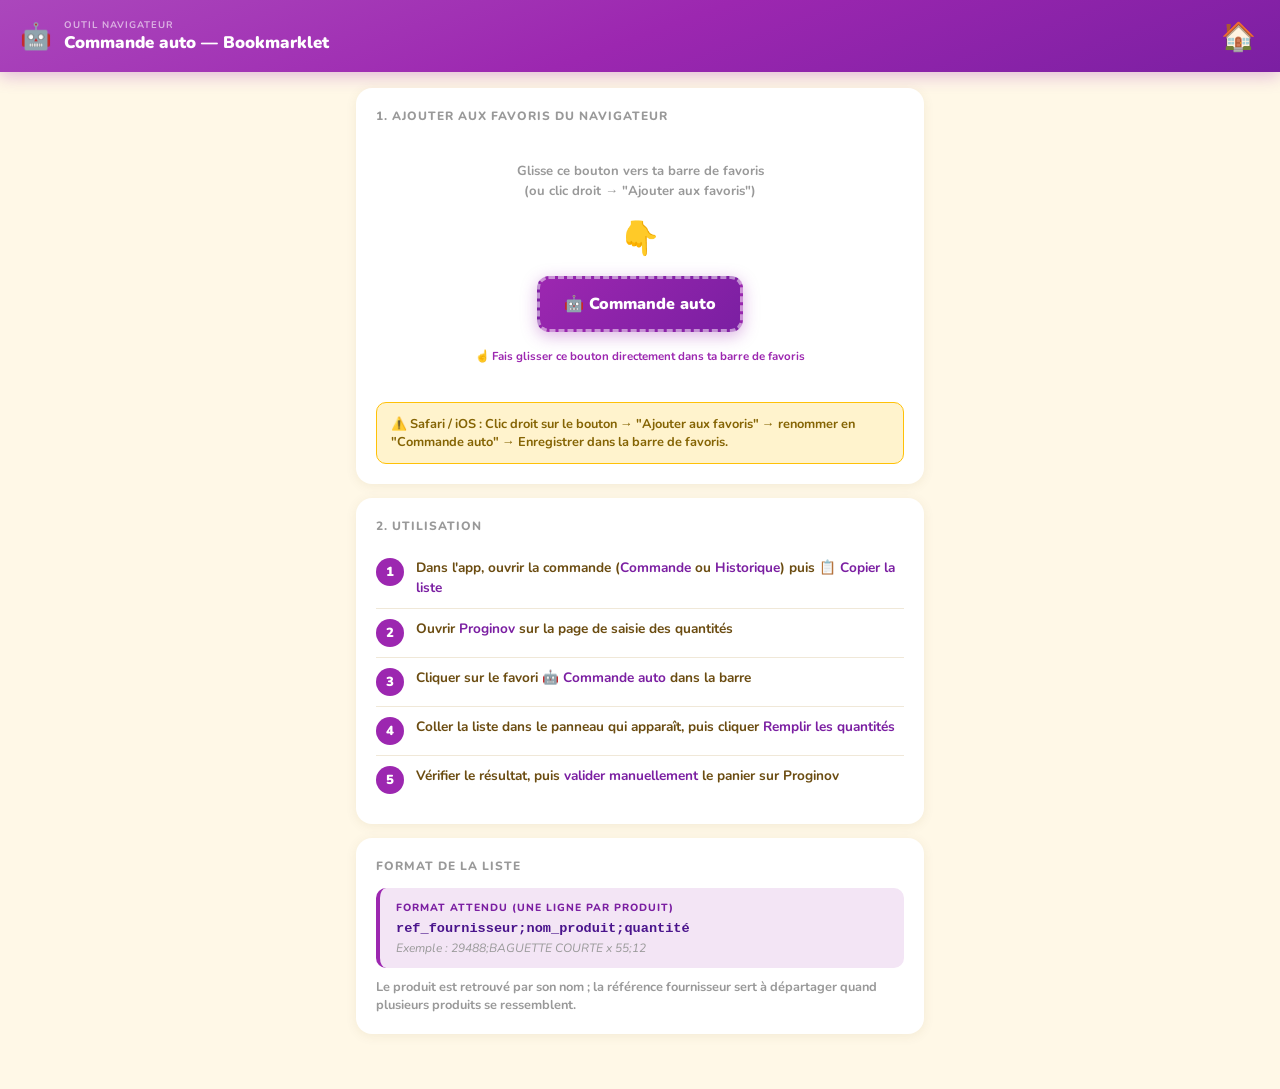
<file: public/commande-auto.html>
<!DOCTYPE html>
<html lang="fr">
<head>
<meta charset="UTF-8">
<meta name="viewport" content="width=device-width,initial-scale=1,maximum-scale=1,user-scalable=no">
<title>Commande Auto — Bookmarklet</title>
<link href="https://fonts.googleapis.com/css2?family=Nunito:wght@400;600;700;800;900&display=swap" rel="stylesheet">
<style>
*,*::before,*::after{box-sizing:border-box;margin:0;padding:0}
:root{--gold:#9c27b0;--brown:#6b4c11;--wh:#fff;--be:#f0e8d8;--gr:#999;--gn:#22c55e;--gnl:#dcfce7;--goldbg:#FFF8E7;--font:'Nunito',sans-serif;--r:16px;--sh:0 2px 12px rgba(107,76,17,0.08)}
html,body{height:100%;font-family:var(--font);background:var(--goldbg);color:var(--brown)}
header{background:linear-gradient(160deg,#ab47bc 0%,#9c27b0 50%,#7b1fa2 100%);padding:14px 20px;display:flex;align-items:center;gap:12px;box-shadow:0 4px 16px rgba(156,39,176,0.3)}
.hdr-icon{font-size:1.6rem}
.hdr-title{font-size:1.05rem;font-weight:900;color:#fff}
.hdr-sub{font-size:.6rem;font-weight:700;color:rgba(255,255,255,.6);text-transform:uppercase;letter-spacing:1px}
.back-btn{background:none;border:none;font-size:28px;color:#fff;cursor:pointer;width:44px;height:44px;display:flex;align-items:center;justify-content:center;margin-left:auto}
.main{padding:16px;max-width:600px;margin:0 auto;padding-bottom:40px}
.card{background:var(--wh);border-radius:var(--r);box-shadow:var(--sh);padding:20px;margin-bottom:14px}
.section-title{font-size:.75rem;font-weight:800;color:var(--gr);text-transform:uppercase;letter-spacing:1px;margin-bottom:14px}

/* Le lien draggable */
.drag-zone{display:flex;flex-direction:column;align-items:center;gap:16px;padding:24px 16px}
.drag-hint{font-size:.82rem;color:var(--gr);font-weight:700;text-align:center;line-height:1.5}
.drag-arrow{font-size:2rem;color:var(--gold)}

.bookmarklet-link{
  display:inline-flex;align-items:center;gap:10px;
  padding:14px 24px;
  background:linear-gradient(135deg,#9c27b0,#7b1fa2);
  color:#fff;
  text-decoration:none;
  border-radius:12px;
  font-weight:900;
  font-size:1rem;
  box-shadow:0 4px 16px rgba(156,39,176,0.35);
  cursor:grab;
  border:3px dashed rgba(255,255,255,0.5);
  transition:transform .1s,box-shadow .1s;
  user-select:none;
  -webkit-user-select:none;
}
.bookmarklet-link:hover{transform:scale(1.03);box-shadow:0 6px 20px rgba(156,39,176,0.45)}
.bookmarklet-link:active{cursor:grabbing;transform:scale(.97)}

/* Instructions steps */
.steps{counter-reset:step}
.step{display:flex;gap:12px;align-items:flex-start;padding:10px 0;border-bottom:1px solid var(--be)}
.step:last-child{border-bottom:none}
.step-num{min-width:28px;height:28px;border-radius:50%;background:#9c27b0;color:#fff;display:flex;align-items:center;justify-content:center;font-weight:900;font-size:.82rem;flex-shrink:0}
.step-text{font-size:.85rem;font-weight:700;color:var(--brown);line-height:1.5}
.step-text b{color:#7b1fa2}

/* Format badge */
.format-box{background:#f3e5f5;border-radius:10px;padding:12px 16px;border-left:4px solid #9c27b0}
.format-title{font-size:.65rem;font-weight:800;color:#7b1fa2;text-transform:uppercase;letter-spacing:1px;margin-bottom:6px}
.format-code{font-family:monospace;font-size:.85rem;color:#4a148c;font-weight:700}
.format-eg{font-size:.75rem;color:var(--gr);margin-top:4px;font-style:italic}

/* Warning iOS */
.ios-warn{background:#fff3cd;border:1px solid #ffc107;border-radius:10px;padding:12px 14px;font-size:.8rem;font-weight:700;color:#856404;margin-top:12px}
</style>
</head>
<body>

<header>
  <span class="hdr-icon">🤖</span>
  <div>
    <div class="hdr-sub">OUTIL NAVIGATEUR</div>
    <div class="hdr-title">Commande auto — Bookmarklet</div>
  </div>
  <button class="back-btn" onclick="window.location.href='/commande.html'">🏠</button>
</header>

<div class="main">

  <!-- Glisser vers favoris -->
  <div class="card">
    <div class="section-title">1. Ajouter aux favoris du navigateur</div>
    <div class="drag-zone">
      <div class="drag-hint">Glisse ce bouton vers ta barre de favoris<br>(ou clic droit → "Ajouter aux favoris")</div>
      <span class="drag-arrow">👇</span>
      <a class="bookmarklet-link" href="javascript:%28function%20%28%29%20%7B%0A%20%20%27use%20strict%27%3B%0A%20%20var%20__old%20%3D%20document.getElementById%28%27lmc-panel%27%29%3B%0A%20%20if%20%28__old%29%20%7B%20__old.remove%28%29%3B%20%7D%0A%0A%20%20function%20el%28tag%2C%20attrs%2C%20children%29%20%7B%0A%20%20%20%20const%20node%20%3D%20document.createElement%28tag%29%3B%0A%20%20%20%20if%20%28attrs%29%20%7B%0A%20%20%20%20%20%20Object.keys%28attrs%29.forEach%28function%20%28key%29%20%7B%0A%20%20%20%20%20%20%20%20if%20%28key%20%3D%3D%3D%20%27text%27%29%20%7B%20node.textContent%20%3D%20attrs%5Bkey%5D%3B%20%7D%0A%20%20%20%20%20%20%20%20else%20if%20%28key.indexOf%28%27style-%27%29%20%3D%3D%3D%200%29%20%7B%20node.style%5Bkey.slice%286%29%5D%20%3D%20attrs%5Bkey%5D%3B%20%7D%0A%20%20%20%20%20%20%20%20else%20%7B%20node.setAttribute%28key%2C%20attrs%5Bkey%5D%29%3B%20%7D%0A%20%20%20%20%20%20%7D%29%3B%0A%20%20%20%20%7D%0A%20%20%20%20%28children%20%7C%7C%20%5B%5D%29.forEach%28function%20%28child%29%20%7B%20node.appendChild%28child%29%3B%20%7D%29%3B%0A%20%20%20%20return%20node%3B%0A%20%20%7D%0A%0A%20%20const%20STORAGE_KEY%20%3D%20%27lmc_panel_state%27%3B%0A%20%20function%20loadState%28%29%20%7B%20try%20%7B%20const%20raw%20%3D%20localStorage.getItem%28STORAGE_KEY%29%3B%20return%20raw%20%3F%20JSON.parse%28raw%29%20%3A%20null%3B%20%7D%20catch%20%28e%29%20%7B%20return%20null%3B%20%7D%20%7D%0A%20%20function%20saveState%28%29%20%7B%20try%20%7B%20const%20rect%20%3D%20panel.getBoundingClientRect%28%29%3B%20localStorage.setItem%28STORAGE_KEY%2C%20JSON.stringify%28%7B%20left%3A%20rect.left%2C%20top%3A%20rect.top%2C%20width%3A%20rect.width%2C%20height%3A%20rect.height%20%7D%29%29%3B%20%7D%20catch%20%28e%29%20%7B%7D%20%7D%0A%0A%20%20const%20savedState%20%3D%20loadState%28%29%3B%0A%20%20const%20panel%20%3D%20el%28%27div%27%2C%20%7B%20id%3A%20%27lmc-panel%27%20%7D%29%3B%0A%20%20panel.style.cssText%20%3D%20%27position%3Afixed%3Btop%3A20px%3Bright%3A20px%3Bwidth%3A340px%3Bmax-height%3A90vh%3B%27%20%2B%0A%20%20%20%20%27min-width%3A280px%3Bmin-height%3A200px%3Bmax-width%3A90vw%3B%27%20%2B%0A%20%20%20%20%27overflow%3Aauto%3Bresize%3Aboth%3Bbackground%3A%23fff%3B%27%20%2B%0A%20%20%20%20%27border%3A2px%20solid%20%23333%3Bborder-radius%3A8px%3Bbox-shadow%3A0%204px%2016px%20rgba%280%2C0%2C0%2C0.3%29%3B%27%20%2B%0A%20%20%20%20%27z-index%3A999999%3Bfont-family%3Asans-serif%3Bfont-size%3A13px%3Bpadding%3A12px%3B%27%3B%0A%20%20if%20%28savedState%29%20%7B%0A%20%20%20%20panel.style.right%20%3D%20%27auto%27%3B%0A%20%20%20%20panel.style.left%20%3D%20savedState.left%20%2B%20%27px%27%3B%0A%20%20%20%20panel.style.top%20%3D%20savedState.top%20%2B%20%27px%27%3B%0A%20%20%20%20panel.style.width%20%3D%20savedState.width%20%2B%20%27px%27%3B%0A%20%20%20%20panel.style.height%20%3D%20savedState.height%20%2B%20%27px%27%3B%0A%20%20%7D%0A%20%20if%20%28window.ResizeObserver%29%20%7B%0A%20%20%20%20const%20ro%20%3D%20new%20ResizeObserver%28function%20%28%29%20%7B%20saveState%28%29%3B%20%7D%29%3B%0A%20%20%20%20ro.observe%28panel%29%3B%0A%20%20%7D%0A%0A%20%20const%20closeX%20%3D%20el%28%27button%27%2C%20%7B%20type%3A%20%27button%27%2C%20text%3A%20%27%C3%97%27%20%7D%29%3B%0A%20%20closeX.style.cssText%20%3D%20%27position%3Aabsolute%3Btop%3A6px%3Bright%3A8px%3Bbackground%3Anone%3Bborder%3Anone%3B%27%20%2B%0A%20%20%20%20%27font-size%3A22px%3Bline-height%3A1%3Bcursor%3Apointer%3Bcolor%3A%23888%3Bpadding%3A4px%208px%3B%27%3B%0A%20%20closeX.addEventListener%28%27click%27%2C%20function%20%28%29%20%7B%20panel.remove%28%29%3B%20%7D%29%3B%0A%20%20panel.appendChild%28closeX%29%3B%0A%0A%20%20const%20title%20%3D%20el%28%27div%27%2C%20%7B%20text%3A%20%27%E2%86%95%20Commande%20auto%27%20%7D%29%3B%0A%20%20title.style.cssText%20%3D%20%27font-weight%3Abold%3Bmargin-bottom%3A6px%3Bpadding-right%3A24px%3Bcursor%3Amove%3B%27%20%2B%0A%20%20%20%20%27user-select%3Anone%3B-webkit-user-select%3Anone%3B%27%3B%0A%20%20panel.appendChild%28title%29%3B%0A%0A%20%20%28function%20makeDraggable%28%29%20%7B%0A%20%20%20%20let%20dragging%20%3D%20false%2C%20startX%20%3D%200%2C%20startY%20%3D%200%2C%20startLeft%20%3D%200%2C%20startTop%20%3D%200%3B%0A%20%20%20%20title.addEventListener%28%27mousedown%27%2C%20function%20%28e%29%20%7B%0A%20%20%20%20%20%20dragging%20%3D%20true%3B%0A%20%20%20%20%20%20const%20rect%20%3D%20panel.getBoundingClientRect%28%29%3B%0A%20%20%20%20%20%20panel.style.right%20%3D%20%27auto%27%3B%0A%20%20%20%20%20%20panel.style.left%20%3D%20rect.left%20%2B%20%27px%27%3B%0A%20%20%20%20%20%20panel.style.top%20%3D%20rect.top%20%2B%20%27px%27%3B%0A%20%20%20%20%20%20startX%20%3D%20e.clientX%3B%20startY%20%3D%20e.clientY%3B%0A%20%20%20%20%20%20startLeft%20%3D%20rect.left%3B%20startTop%20%3D%20rect.top%3B%0A%20%20%20%20%20%20e.preventDefault%28%29%3B%0A%20%20%20%20%7D%29%3B%0A%20%20%20%20document.addEventListener%28%27mousemove%27%2C%20function%20%28e%29%20%7B%0A%20%20%20%20%20%20if%20%28%21dragging%29%20return%3B%0A%20%20%20%20%20%20let%20newLeft%20%3D%20startLeft%20%2B%20%28e.clientX%20-%20startX%29%3B%0A%20%20%20%20%20%20let%20newTop%20%3D%20startTop%20%2B%20%28e.clientY%20-%20startY%29%3B%0A%20%20%20%20%20%20newLeft%20%3D%20Math.max%280%2C%20Math.min%28window.innerWidth%20-%2040%2C%20newLeft%29%29%3B%0A%20%20%20%20%20%20newTop%20%3D%20Math.max%280%2C%20Math.min%28window.innerHeight%20-%2040%2C%20newTop%29%29%3B%0A%20%20%20%20%20%20panel.style.left%20%3D%20newLeft%20%2B%20%27px%27%3B%0A%20%20%20%20%20%20panel.style.top%20%3D%20newTop%20%2B%20%27px%27%3B%0A%20%20%20%20%7D%29%3B%0A%20%20%20%20document.addEventListener%28%27mouseup%27%2C%20function%20%28%29%20%7B%20if%20%28dragging%29%20%7B%20saveState%28%29%3B%20%7D%20dragging%20%3D%20false%3B%20%7D%29%3B%0A%20%20%7D%29%28%29%3B%0A%0A%20%20const%20summary%20%3D%20el%28%27div%27%2C%20%7B%20id%3A%20%27lmc-summary%27%20%7D%29%3B%0A%20%20summary.style.cssText%20%3D%20%27margin-bottom%3A8px%3Bpadding%3A8px%3Bborder-radius%3A6px%3Bfont-weight%3Abold%3Bdisplay%3Anone%3B%27%3B%0A%20%20panel.appendChild%28summary%29%3B%0A%0A%20%20const%20help%20%3D%20el%28%27div%27%2C%20%7B%7D%29%3B%0A%20%20help.style.cssText%20%3D%20%27margin-bottom%3A6px%3Bcolor%3A%23555%3B%27%3B%0A%20%20help.appendChild%28document.createTextNode%28%27Colle%20ta%20liste%20%28une%20ligne%20par%20produit%29%20%3A%20ref%3Bnom%3Bquantit%C3%A9%27%29%29%3B%0A%20%20const%20helpEx%20%3D%20el%28%27div%27%2C%20%7B%20text%3A%20%27Exemple%20%3A%2029488%3BBAGUETTE%20COURTE%20x%2055%3B12%27%20%7D%29%3B%0A%20%20helpEx.style.cssText%20%3D%20%27color%3A%23888%3Bfont-style%3Aitalic%3Bmargin-top%3A2px%3B%27%3B%0A%20%20help.appendChild%28helpEx%29%3B%0A%20%20panel.appendChild%28help%29%3B%0A%0A%20%20const%20textarea%20%3D%20el%28%27textarea%27%2C%20%7B%20id%3A%20%27lmc-list%27%2C%20rows%3A%20%278%27%20%7D%29%3B%0A%20%20textarea.style.cssText%20%3D%20%27width%3A100%25%3Bbox-sizing%3Aborder-box%3Bfont-family%3Amonospace%3B%27%3B%0A%20%20panel.appendChild%28textarea%29%3B%0A%0A%20%20const%20fillBtn%20%3D%20el%28%27button%27%2C%20%7B%20id%3A%20%27lmc-fill%27%2C%20type%3A%20%27button%27%2C%20text%3A%20%27Remplir%20les%20quantit%C3%A9s%27%20%7D%29%3B%0A%20%20fillBtn.style.cssText%20%3D%20%27margin-top%3A8px%3Bwidth%3A100%25%3Bpadding%3A8px%3Bbackground%3A%232e7d32%3Bcolor%3A%23fff%3B%27%20%2B%0A%20%20%20%20%27border%3Anone%3Bborder-radius%3A4px%3Bcursor%3Apointer%3Bfont-weight%3Abold%3B%27%3B%0A%20%20panel.appendChild%28fillBtn%29%3B%0A%0A%20%20const%20errorsDiv%20%3D%20el%28%27div%27%2C%20%7B%20id%3A%20%27lmc-errors%27%20%7D%29%3B%0A%20%20errorsDiv.style.cssText%20%3D%20%27margin-top%3A8px%3Bmax-height%3A40vh%3Boverflow-y%3Aauto%3Bresize%3Avertical%3Boverflow-x%3Ahidden%3B%27%3B%0A%20%20panel.appendChild%28errorsDiv%29%3B%0A%0A%20%20const%20toggleFullBtn%20%3D%20el%28%27button%27%2C%20%7B%20type%3A%20%27button%27%2C%20id%3A%20%27lmc-toggle-full%27%2C%20text%3A%20%27Voir%20le%20r%C3%A9cap%20complet%20%E2%96%BE%27%20%7D%29%3B%0A%20%20toggleFullBtn.style.cssText%20%3D%20%27margin-top%3A8px%3Bwidth%3A100%25%3Bpadding%3A4px%3Bbackground%3A%23f0f0f0%3Bborder%3A1px%20solid%20%23ddd%3B%27%20%2B%0A%20%20%20%20%27border-radius%3A4px%3Bcursor%3Apointer%3Bfont-size%3A12px%3Bcolor%3A%23555%3Bdisplay%3Anone%3B%27%3B%0A%20%20panel.appendChild%28toggleFullBtn%29%3B%0A%0A%20%20const%20reportDiv%20%3D%20el%28%27div%27%2C%20%7B%20id%3A%20%27lmc-report%27%20%7D%29%3B%0A%20%20reportDiv.style.cssText%20%3D%20%27margin-top%3A8px%3Bheight%3A200px%3Bmin-height%3A60px%3Bmax-height%3A70vh%3B%27%20%2B%0A%20%20%20%20%27overflow-y%3Aauto%3Boverflow-x%3Ahidden%3Bresize%3Avertical%3Bdisplay%3Anone%3B%27%20%2B%0A%20%20%20%20%27border%3A1px%20solid%20%23ddd%3Bborder-radius%3A4px%3Bpadding%3A6px%3B%27%3B%0A%20%20panel.appendChild%28reportDiv%29%3B%0A%0A%20%20toggleFullBtn.addEventListener%28%27click%27%2C%20function%20%28%29%20%7B%0A%20%20%20%20const%20isHidden%20%3D%20reportDiv.style.display%20%3D%3D%3D%20%27none%27%3B%0A%20%20%20%20reportDiv.style.display%20%3D%20isHidden%20%3F%20%27block%27%20%3A%20%27none%27%3B%0A%20%20%20%20toggleFullBtn.textContent%20%3D%20isHidden%20%3F%20%27Masquer%20le%20r%C3%A9cap%20complet%20%E2%96%B4%27%20%3A%20%27Voir%20le%20r%C3%A9cap%20complet%20%E2%96%BE%27%3B%0A%20%20%7D%29%3B%0A%0A%20%20const%20closeBtn%20%3D%20el%28%27button%27%2C%20%7B%20id%3A%20%27lmc-close%27%2C%20type%3A%20%27button%27%2C%20text%3A%20%27Fermer%20le%20panneau%27%20%7D%29%3B%0A%20%20closeBtn.style.cssText%20%3D%20%27margin-top%3A6px%3Bwidth%3A100%25%3Bpadding%3A4px%3Bbackground%3A%23eee%3Bborder%3Anone%3B%27%20%2B%0A%20%20%20%20%27border-radius%3A4px%3Bcursor%3Apointer%3B%27%3B%0A%20%20panel.appendChild%28closeBtn%29%3B%0A%20%20document.body.appendChild%28panel%29%3B%0A%20%20closeBtn.addEventListener%28%27click%27%2C%20function%20%28%29%20%7B%20panel.remove%28%29%3B%20%7D%29%3B%0A%0A%20%20function%20setQuantity%28input%2C%20qty%29%20%7B%0A%20%20%20%20input.value%20%3D%20qty%3B%0A%20%20%20%20input.dispatchEvent%28new%20Event%28%27input%27%2C%20%7B%20bubbles%3A%20true%20%7D%29%29%3B%0A%20%20%20%20input.dispatchEvent%28new%20Event%28%27change%27%2C%20%7B%20bubbles%3A%20true%20%7D%29%29%3B%0A%20%20%20%20input.focus%28%29%3B%0A%20%20%20%20input.blur%28%29%3B%0A%20%20%7D%0A%0A%20%20function%20normalize%28str%29%20%7B%0A%20%20%20%20return%20str%0A%20%20%20%20%20%20.replace%28%2F%5E%5Cs%2A%5Cd%2B%5C.%5Cs%2A%2F%2C%20%27%27%29%0A%20%20%20%20%20%20.normalize%28%27NFD%27%29.replace%28%2F%5B%5Cu0300-%5Cu036f%5D%2Fg%2C%20%27%27%29%0A%20%20%20%20%20%20.toLowerCase%28%29%0A%20%20%20%20%20%20.replace%28%2F%5Cs%2B%2Fg%2C%20%27%20%27%29%0A%20%20%20%20%20%20.trim%28%29%3B%0A%20%20%7D%0A%0A%20%20%2F%2F%20Retourne%20tous%20les%20titres%20correspondants%20pour%20permettre%20la%20d%C3%A9sambigu%C3%AFsation%20par%20ref%0A%20%20function%20findRowForName%28name%29%20%7B%0A%20%20%20%20const%20target%20%3D%20normalize%28name%29%3B%0A%20%20%20%20const%20titles%20%3D%20document.querySelectorAll%28%27.product-title%27%29%3B%0A%20%20%20%20const%20matches%20%3D%20%5B%5D%3B%0A%20%20%20%20titles.forEach%28function%20%28titleEl%29%20%7B%0A%20%20%20%20%20%20const%20firstSpan%20%3D%20titleEl.querySelector%28%27a%20%3E%20span%27%29%3B%0A%20%20%20%20%20%20if%20%28%21firstSpan%29%20return%3B%0A%20%20%20%20%20%20const%20text%20%3D%20normalize%28firstSpan.textContent%29%3B%0A%20%20%20%20%20%20if%20%28text%20%3D%3D%3D%20target%20%7C%7C%20text.indexOf%28target%29%20%21%3D%3D%20-1%20%7C%7C%20target.indexOf%28text%29%20%21%3D%3D%20-1%29%20%7B%0A%20%20%20%20%20%20%20%20matches.push%28titleEl%29%3B%0A%20%20%20%20%20%20%7D%0A%20%20%20%20%7D%29%3B%0A%20%20%20%20if%20%28matches.length%20%3D%3D%3D%201%29%20return%20%7B%20el%3A%20matches%5B0%5D%2C%20ambiguous%3A%20false%20%7D%3B%0A%20%20%20%20if%20%28matches.length%20%3E%201%29%20return%20%7B%20el%3A%20matches%5B0%5D%2C%20ambiguous%3A%20true%2C%20count%3A%20matches.length%2C%20all%3A%20matches%20%7D%3B%0A%20%20%20%20return%20null%3B%0A%20%20%7D%0A%0A%20%20%2F%2F%20Quand%20ref%20dispo%20et%20nom%20ambigu%20%3A%20cherche%20la%20ref%20dans%20le%20HTML%20de%20chaque%20ligne%20candidate%0A%20%20function%20disambiguateByRef%28found%2C%20ref%29%20%7B%0A%20%20%20%20if%20%28%21found%20%7C%7C%20%21found.ambiguous%20%7C%7C%20%21ref%29%20return%20found%3B%0A%20%20%20%20var%20candidates%20%3D%20found.all%20%7C%7C%20%5Bfound.el%5D%3B%0A%20%20%20%20for%20%28var%20i%20%3D%200%3B%20i%20%3C%20candidates.length%3B%20i%2B%2B%29%20%7B%0A%20%20%20%20%20%20var%20rowEl%20%3D%20candidates%5Bi%5D.closest%28%27.col-sm-5%2C%20.row%2C%20tr%27%29%20%7C%7C%20candidates%5Bi%5D%3B%0A%20%20%20%20%20%20if%20%28rowEl.innerHTML.indexOf%28ref%29%20%21%3D%3D%20-1%20%7C%7C%20rowEl.textContent.indexOf%28ref%29%20%21%3D%3D%20-1%29%20%7B%0A%20%20%20%20%20%20%20%20return%20%7B%20el%3A%20candidates%5Bi%5D%2C%20ambiguous%3A%20false%20%7D%3B%0A%20%20%20%20%20%20%7D%0A%20%20%20%20%7D%0A%20%20%20%20%2F%2F%20Ref%20introuvable%20dans%20les%20lignes%20%E2%86%92%20prendre%20la%201%C3%A8re%20%28ref%20fournie%20%3D%20intention%20de%20l%27utilisateur%29%0A%20%20%20%20return%20%7B%20el%3A%20found.el%2C%20ambiguous%3A%20false%20%7D%3B%0A%20%20%7D%0A%0A%20%20function%20findQtyInputNear%28startEl%29%20%7B%0A%20%20%20%20let%20node%20%3D%20startEl%3B%0A%20%20%20%20for%20%28let%20i%20%3D%200%3B%20i%20%3C%208%20%26%26%20node%3B%20i%2B%2B%29%20%7B%0A%20%20%20%20%20%20const%20input%20%3D%20node.querySelector%28%27input.qtepro%2C%20input%5Bname%2A%3D%22qte%24pro%22%5D%27%29%3B%0A%20%20%20%20%20%20if%20%28input%29%20return%20input%3B%0A%20%20%20%20%20%20node%20%3D%20node.parentElement%3B%0A%20%20%20%20%7D%0A%20%20%20%20return%20null%3B%0A%20%20%7D%0A%0A%20%20function%20highlightError%28startEl%29%20%7B%0A%20%20%20%20const%20rowEl%20%3D%20startEl.closest%28%27.col-sm-5%2C%20.row%2C%20tr%27%29%3B%0A%20%20%20%20if%20%28rowEl%29%20%7B%0A%20%20%20%20%20%20rowEl.style.setProperty%28%27background%27%2C%20%27%23fdecea%27%29%3B%0A%20%20%20%20%20%20rowEl.style.setProperty%28%27outline%27%2C%20%272px%20solid%20%23c62828%27%29%3B%0A%20%20%20%20%7D%0A%20%20%7D%0A%0A%20%20fillBtn.addEventListener%28%27click%27%2C%20function%20%28%29%20%7B%0A%20%20%20%20const%20raw%20%3D%20textarea.value%3B%0A%20%20%20%20const%20lines%20%3D%20raw.split%28%27%5Cn%27%29.map%28function%20%28l%29%20%7B%20return%20l.trim%28%29%3B%20%7D%29.filter%28Boolean%29%3B%0A%20%20%20%20const%20report%20%3D%20%5B%5D%3B%0A%20%20%20%20lines.forEach%28function%20%28line%29%20%7B%0A%20%20%20%20%20%20const%20parts%20%3D%20line.split%28%2F%5B%3B%5Ct%5D%7C%2C%28%3F%3D%5Cs%2A%5Cd%2B%5Cs%2A%24%29%2F%29.map%28function%20%28s%29%20%7B%20return%20s.trim%28%29%3B%20%7D%29%3B%0A%20%20%20%20%20%20if%20%28parts.length%20%3C%202%29%20%7B%0A%20%20%20%20%20%20%20%20report.push%28%7B%20label%3A%20line%2C%20status%3A%20%27Ligne%20mal%20form%C3%A9e%27%2C%20color%3A%20%27%23f57c00%27%2C%20ok%3A%20false%20%7D%29%3B%0A%20%20%20%20%20%20%20%20return%3B%0A%20%20%20%20%20%20%7D%0A%20%20%20%20%20%20var%20ref%2C%20name%2C%20qty%3B%0A%20%20%20%20%20%20if%20%28parts.length%20%3E%3D%203%29%20%7B%0A%20%20%20%20%20%20%20%20ref%20%3D%20parts%5B0%5D%3B%0A%20%20%20%20%20%20%20%20name%20%3D%20parts%5B1%5D%3B%0A%20%20%20%20%20%20%20%20qty%20%3D%20parts%5B2%5D%3B%0A%20%20%20%20%20%20%7D%20else%20%7B%0A%20%20%20%20%20%20%20%20ref%20%3D%20%27%27%3B%0A%20%20%20%20%20%20%20%20name%20%3D%20parts%5B0%5D%3B%0A%20%20%20%20%20%20%20%20qty%20%3D%20parts%5B1%5D%3B%0A%20%20%20%20%20%20%7D%0A%20%20%20%20%20%20var%20label%20%3D%20%28ref%20%3F%20%27%5B%27%20%2B%20ref%20%2B%20%27%5D%20%27%20%3A%20%27%27%29%20%2B%20name%3B%0A%20%20%20%20%20%20var%20found%20%3D%20findRowForName%28name%29%3B%0A%20%20%20%20%20%20%2F%2F%20Si%20ambigu%20et%20qu%27on%20a%20une%20ref%20%E2%86%92%20d%C3%A9sambigu%C3%AFser%0A%20%20%20%20%20%20if%20%28found%20%26%26%20found.ambiguous%20%26%26%20ref%29%20%7B%0A%20%20%20%20%20%20%20%20found%20%3D%20disambiguateByRef%28found%2C%20ref%29%3B%0A%20%20%20%20%20%20%7D%0A%20%20%20%20%20%20if%20%28%21found%29%20%7B%0A%20%20%20%20%20%20%20%20report.push%28%7B%20label%3A%20label%2C%20status%3A%20%27Produit%20introuvable%20sur%20cette%20page%27%2C%20color%3A%20%27%23c62828%27%2C%20ok%3A%20false%20%7D%29%3B%0A%20%20%20%20%20%20%20%20return%3B%0A%20%20%20%20%20%20%7D%0A%20%20%20%20%20%20if%20%28found.ambiguous%29%20%7B%0A%20%20%20%20%20%20%20%20highlightError%28found.el%29%3B%0A%20%20%20%20%20%20%20%20report.push%28%7B%20label%3A%20label%2C%20status%3A%20found.count%20%2B%20%27%20produits%20correspondent%20%E2%80%94%20%C3%A0%20v%C3%A9rifier%20%C3%A0%20la%20main%27%2C%20color%3A%20%27%23f57c00%27%2C%20ok%3A%20false%20%7D%29%3B%0A%20%20%20%20%20%20%20%20return%3B%0A%20%20%20%20%20%20%7D%0A%20%20%20%20%20%20const%20input%20%3D%20findQtyInputNear%28found.el%29%3B%0A%20%20%20%20%20%20if%20%28%21input%29%20%7B%0A%20%20%20%20%20%20%20%20highlightError%28found.el%29%3B%0A%20%20%20%20%20%20%20%20report.push%28%7B%20label%3A%20label%2C%20status%3A%20%27Champ%20quantit%C3%A9%20introuvable%27%2C%20color%3A%20%27%23c62828%27%2C%20ok%3A%20false%20%7D%29%3B%0A%20%20%20%20%20%20%20%20return%3B%0A%20%20%20%20%20%20%7D%0A%20%20%20%20%20%20setQuantity%28input%2C%20qty%29%3B%0A%20%20%20%20%20%20const%20rowEl%20%3D%20found.el.closest%28%27.col-sm-5%2C%20.row%2C%20tr%27%29%3B%0A%20%20%20%20%20%20if%20%28rowEl%29%20rowEl.style.setProperty%28%27background%27%2C%20%27%23e8f5e9%27%29%3B%0A%20%20%20%20%20%20report.push%28%7B%20label%3A%20label%2C%20status%3A%20%27Rempli%20%3A%20%27%20%2B%20qty%2C%20color%3A%20%27%232e7d32%27%2C%20ok%3A%20true%20%7D%29%3B%0A%20%20%20%20%7D%29%3B%0A%0A%20%20%20%20const%20errors%20%3D%20report.filter%28function%20%28r%29%20%7B%20return%20%21r.ok%3B%20%7D%29%3B%0A%20%20%20%20const%20successCount%20%3D%20report.length%20-%20errors.length%3B%0A%20%20%20%20if%20%28errors.length%20%3D%3D%3D%200%29%20%7B%0A%20%20%20%20%20%20summary.style.display%20%3D%20%27block%27%3B%0A%20%20%20%20%20%20summary.style.background%20%3D%20%27%23e8f5e9%27%3B%0A%20%20%20%20%20%20summary.style.color%20%3D%20%27%232e7d32%27%3B%0A%20%20%20%20%20%20summary.textContent%20%3D%20%27%E2%9C%85%20%27%20%2B%20successCount%20%2B%20%27%20produit%28s%29%20rempli%28s%29%2C%20aucune%20erreur%27%3B%0A%20%20%20%20%7D%20else%20%7B%0A%20%20%20%20%20%20summary.style.display%20%3D%20%27block%27%3B%0A%20%20%20%20%20%20summary.style.background%20%3D%20%27%23fdecea%27%3B%0A%20%20%20%20%20%20summary.style.color%20%3D%20%27%23c62828%27%3B%0A%20%20%20%20%20%20summary.textContent%20%3D%20%27%E2%9A%A0%EF%B8%8F%20%27%20%2B%20errors.length%20%2B%20%27%20erreur%28s%29%20sur%20%27%20%2B%20report.length%20%2B%20%27%20produit%28s%29%20%E2%80%94%20voir%20ci-dessous%27%3B%0A%20%20%20%20%7D%0A%20%20%20%20errorsDiv.textContent%20%3D%20%27%27%3B%0A%20%20%20%20errors.forEach%28function%20%28r%29%20%7B%0A%20%20%20%20%20%20const%20line%20%3D%20document.createElement%28%27div%27%29%3B%0A%20%20%20%20%20%20line.style.color%20%3D%20r.color%3B%0A%20%20%20%20%20%20line.style.marginBottom%20%3D%20%272px%27%3B%0A%20%20%20%20%20%20line.textContent%20%3D%20r.label%20%2B%20%27%20%E2%80%94%20%27%20%2B%20r.status%3B%0A%20%20%20%20%20%20errorsDiv.appendChild%28line%29%3B%0A%20%20%20%20%7D%29%3B%0A%20%20%20%20toggleFullBtn.style.display%20%3D%20report.length%20%3E%200%20%3F%20%27block%27%20%3A%20%27none%27%3B%0A%20%20%20%20reportDiv.textContent%20%3D%20%27%27%3B%0A%20%20%20%20const%20ordered%20%3D%20errors.concat%28report.filter%28function%20%28r%29%20%7B%20return%20r.ok%3B%20%7D%29%29%3B%0A%20%20%20%20ordered.forEach%28function%20%28r%29%20%7B%0A%20%20%20%20%20%20const%20line%20%3D%20document.createElement%28%27div%27%29%3B%0A%20%20%20%20%20%20line.style.color%20%3D%20r.color%3B%0A%20%20%20%20%20%20line.textContent%20%3D%20r.label%20%2B%20%27%20%E2%80%94%20%27%20%2B%20r.status%3B%0A%20%20%20%20%20%20reportDiv.appendChild%28line%29%3B%0A%20%20%20%20%7D%29%3B%0A%20%20%7D%29%3B%0A%7D%29%28%29%3B">
        🤖 Commande auto
      </a>
      <div class="drag-hint" style="font-size:.72rem;color:#9c27b0">
        ☝️ Fais glisser ce bouton directement dans ta barre de favoris
      </div>
    </div>
    <div class="ios-warn">
      ⚠️ <b>Safari / iOS :</b> Clic droit sur le bouton → "Ajouter aux favoris" → renommer en "Commande auto" → Enregistrer dans la barre de favoris.
    </div>
  </div>

  <!-- Comment utiliser -->
  <div class="card">
    <div class="section-title">2. Utilisation</div>
    <div class="steps">
      <div class="step"><div class="step-num">1</div><div class="step-text">Dans l'app, ouvrir la commande (<b>Commande</b> ou <b>Historique</b>) puis <b>📋 Copier la liste</b></div></div>
      <div class="step"><div class="step-num">2</div><div class="step-text">Ouvrir <b>Proginov</b> sur la page de saisie des quantités</div></div>
      <div class="step"><div class="step-num">3</div><div class="step-text">Cliquer sur le favori <b>🤖 Commande auto</b> dans la barre</div></div>
      <div class="step"><div class="step-num">4</div><div class="step-text">Coller la liste dans le panneau qui apparaît, puis cliquer <b>Remplir les quantités</b></div></div>
      <div class="step"><div class="step-num">5</div><div class="step-text">Vérifier le résultat, puis <b>valider manuellement</b> le panier sur Proginov</div></div>
    </div>
  </div>

  <!-- Format -->
  <div class="card">
    <div class="section-title">Format de la liste</div>
    <div class="format-box">
      <div class="format-title">Format attendu (une ligne par produit)</div>
      <div class="format-code">ref_fournisseur;nom_produit;quantité</div>
      <div class="format-eg">Exemple : 29488;BAGUETTE COURTE x 55;12</div>
    </div>
    <div style="margin-top:10px;font-size:.8rem;color:var(--gr);font-weight:700">
      Le produit est retrouvé par son nom ; la référence fournisseur sert à départager quand plusieurs produits se ressemblent.
    </div>
  </div>

</div>
</body>
</html>
</file>
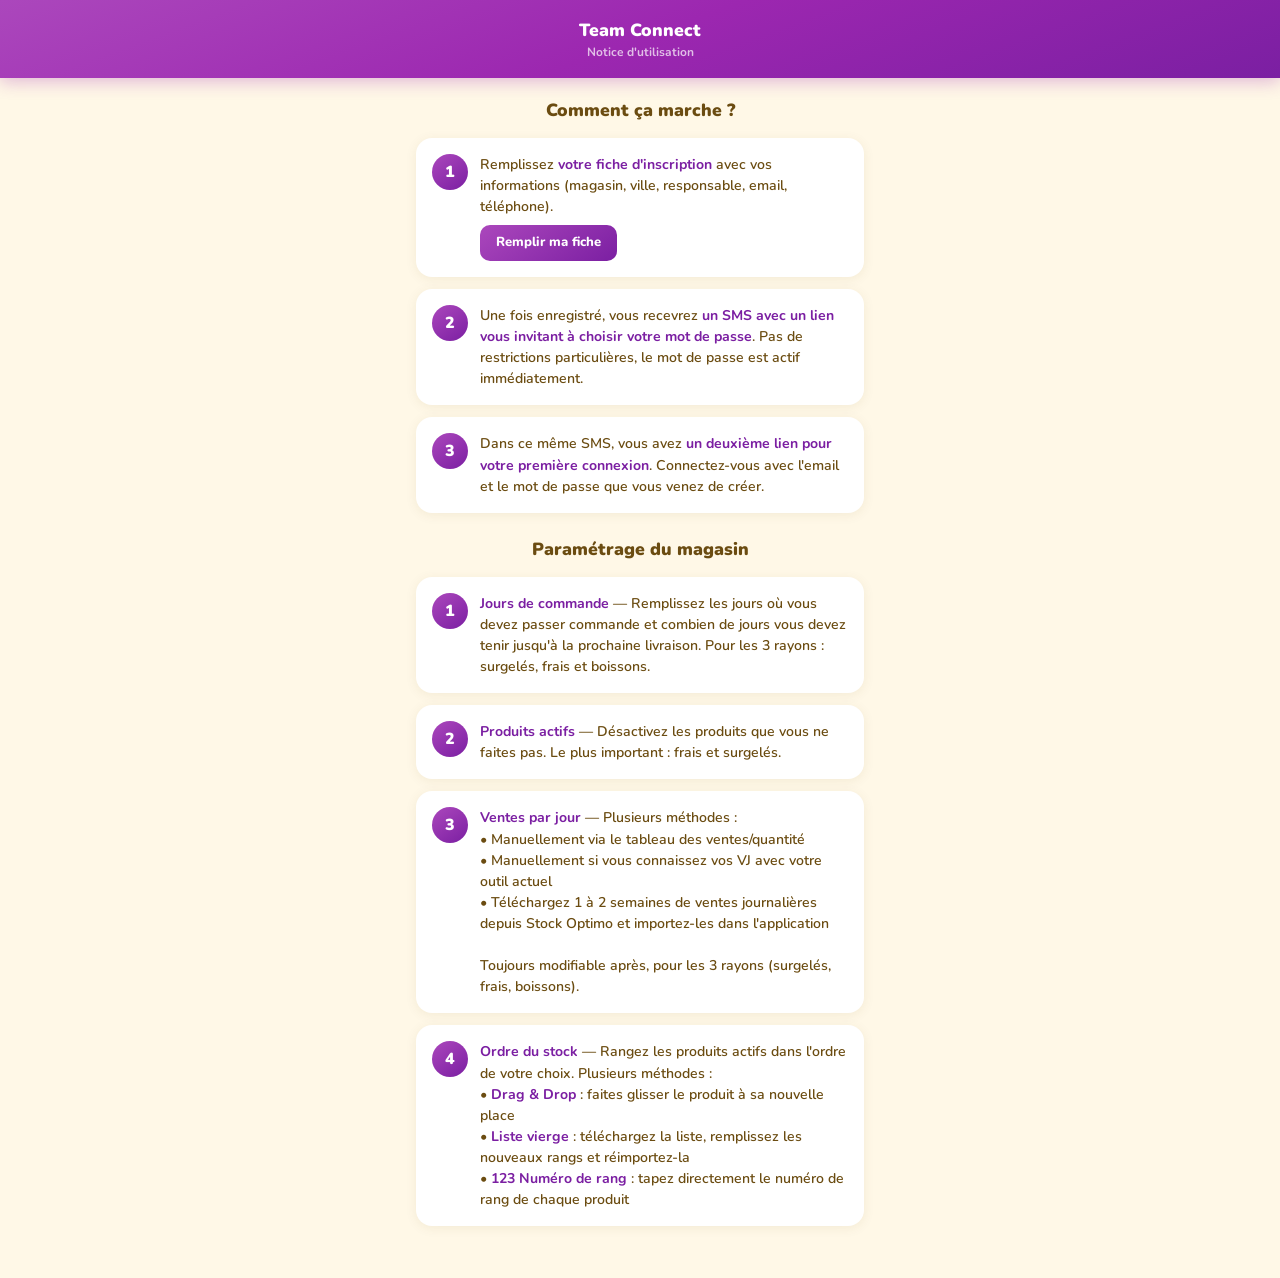
<file: public/notice.html>
<!DOCTYPE html><html lang="fr"><head>
<meta charset="UTF-8"><meta name="viewport" content="width=device-width,initial-scale=1,maximum-scale=1,user-scalable=no">
<title>Team Connect — Notice</title>
<link href="https://fonts.googleapis.com/css2?family=Nunito:wght@400;600;700;800;900&display=swap" rel="stylesheet">
<style>
*{margin:0;padding:0;box-sizing:border-box}
:root{--font:'Nunito',sans-serif;--brown:#6b4c11;--gr:#999;--be:#e8e0d0;--wh:#FFF8E7;--r:16px;--sh:0 2px 12px rgba(107,76,17,0.08)}
body{font-family:var(--font);background:var(--wh);min-height:100vh}
header{background:linear-gradient(160deg,#ab47bc 0%,#9c27b0 50%,#7b1fa2 100%);padding:18px 20px;text-align:center;box-shadow:0 4px 16px rgba(156,39,176,0.3)}
header h1{font-size:1.1rem;font-weight:900;color:#fff}
header p{font-size:.75rem;color:rgba(255,255,255,.7);font-weight:700;margin-top:2px}
.wrap{max-width:480px;margin:0 auto;padding:20px 16px 40px}
.section-title{font-size:1.1rem;font-weight:900;color:var(--brown);margin-bottom:16px;text-align:center}
.step{background:#fff;border-radius:var(--r);padding:16px;box-shadow:var(--sh);margin-bottom:12px;display:flex;gap:12px;align-items:flex-start}
.step-num{width:36px;height:36px;border-radius:50%;background:linear-gradient(145deg,#ab47bc,#7b1fa2);color:#fff;font-weight:900;font-size:1rem;display:flex;align-items:center;justify-content:center;flex-shrink:0}
.step-text{flex:1;font-size:.88rem;font-weight:600;color:var(--brown);line-height:1.5}
.step-text strong{color:#7b1fa2}
.note{background:#f3e5f5;border-radius:12px;padding:12px 14px;margin-top:16px;font-size:.8rem;font-weight:700;color:#7b1fa2;text-align:center;line-height:1.4}
</style>
</head><body>

<header>
  <h1>Team Connect</h1>
  <p>Notice d'utilisation</p>
</header>

<div class="wrap">
  <div class="section-title">Comment &ccedil;a marche ?</div>

  <div class="step">
    <div class="step-num">1</div>
    <div class="step-text">Remplissez <strong>votre fiche d'inscription</strong> avec vos informations (magasin, ville, responsable, email, t&eacute;l&eacute;phone).<br><a href="https://lamic-reseau.web.app/inscription.html" style="display:inline-block;margin-top:8px;padding:8px 16px;border-radius:10px;background:linear-gradient(145deg,#ab47bc,#7b1fa2);color:#fff;font-weight:800;font-size:.82rem;text-decoration:none">Remplir ma fiche</a></div>
  </div>

  <div class="step">
    <div class="step-num">2</div>
    <div class="step-text">Une fois enregistr&eacute;, vous recevrez <strong>un SMS avec un lien vous invitant &agrave; choisir votre mot de passe</strong>. Pas de restrictions particuli&egrave;res, le mot de passe est actif imm&eacute;diatement.</div>
  </div>

  <div class="step">
    <div class="step-num">3</div>
    <div class="step-text">Dans ce m&ecirc;me SMS, vous avez <strong>un deuxi&egrave;me lien pour votre premi&egrave;re connexion</strong>. Connectez-vous avec l'email et le mot de passe que vous venez de cr&eacute;er.</div>
  </div>

  <div class="section-title" style="margin-top:24px">Param&eacute;trage du magasin</div>

  <div class="step">
    <div class="step-num">1</div>
    <div class="step-text"><strong>Jours de commande</strong> — Remplissez les jours o&ugrave; vous devez passer commande et combien de jours vous devez tenir jusqu'&agrave; la prochaine livraison. Pour les 3 rayons : surgel&eacute;s, frais et boissons.</div>
  </div>

  <div class="step">
    <div class="step-num">2</div>
    <div class="step-text"><strong>Produits actifs</strong> — D&eacute;sactivez les produits que vous ne faites pas. Le plus important : frais et surgel&eacute;s.</div>
  </div>

  <div class="step">
    <div class="step-num">3</div>
    <div class="step-text"><strong>Ventes par jour</strong> — Plusieurs m&eacute;thodes :
      <br>&#x2022; Manuellement via le tableau des ventes/quantit&eacute;
      <br>&#x2022; Manuellement si vous connaissez vos VJ avec votre outil actuel
      <br>&#x2022; T&eacute;l&eacute;chargez 1 &agrave; 2 semaines de ventes journali&egrave;res depuis Stock Optimo et importez-les dans l'application
      <br><br>Toujours modifiable apr&egrave;s, pour les 3 rayons (surgel&eacute;s, frais, boissons).</div>
  </div>

  <div class="step">
    <div class="step-num">4</div>
    <div class="step-text"><strong>Ordre du stock</strong> — Rangez les produits actifs dans l'ordre de votre choix. Plusieurs m&eacute;thodes :
      <br>&#x2022; <strong>Drag &amp; Drop</strong> : faites glisser le produit &agrave; sa nouvelle place
      <br>&#x2022; <strong>Liste vierge</strong> : t&eacute;l&eacute;chargez la liste, remplissez les nouveaux rangs et r&eacute;importez-la
      <br>&#x2022; <strong>123 Num&eacute;ro de rang</strong> : tapez directement le num&eacute;ro de rang de chaque produit</div>
  </div>
</div>

</body></html>
</file>
